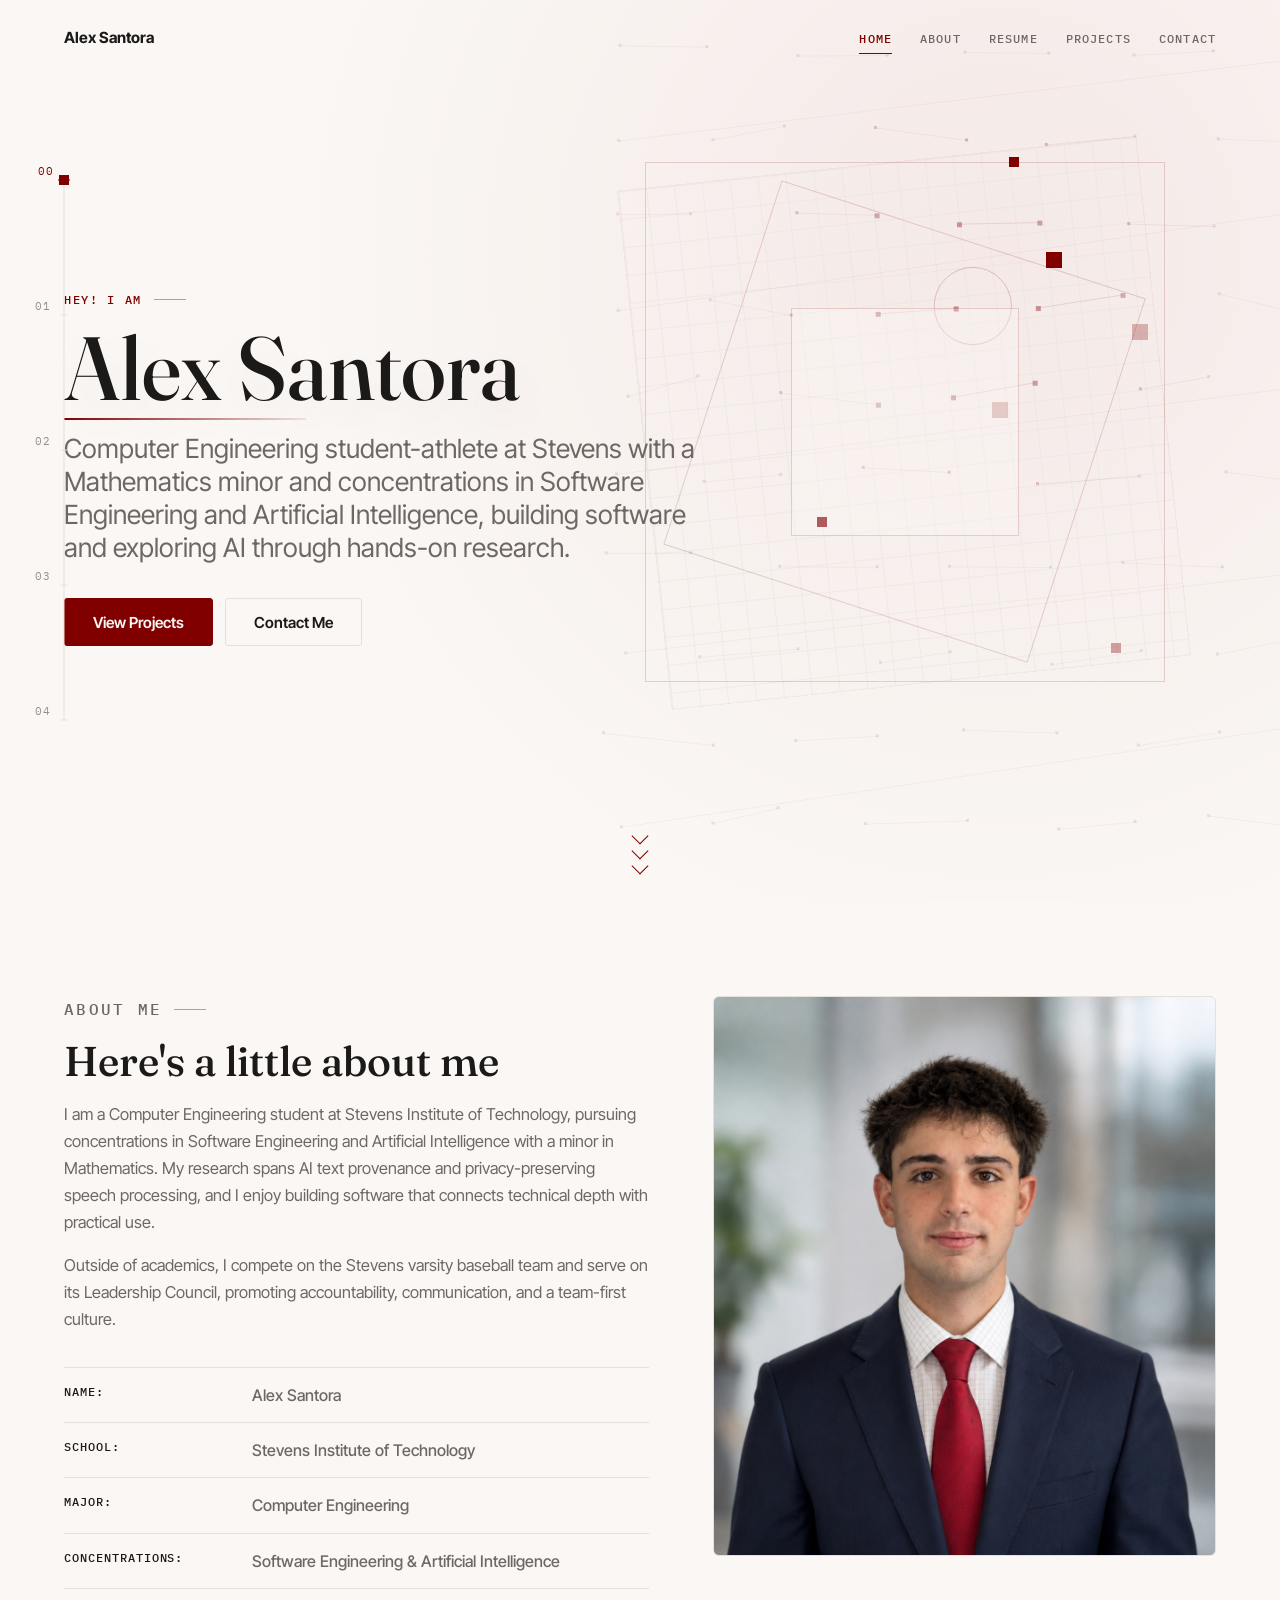
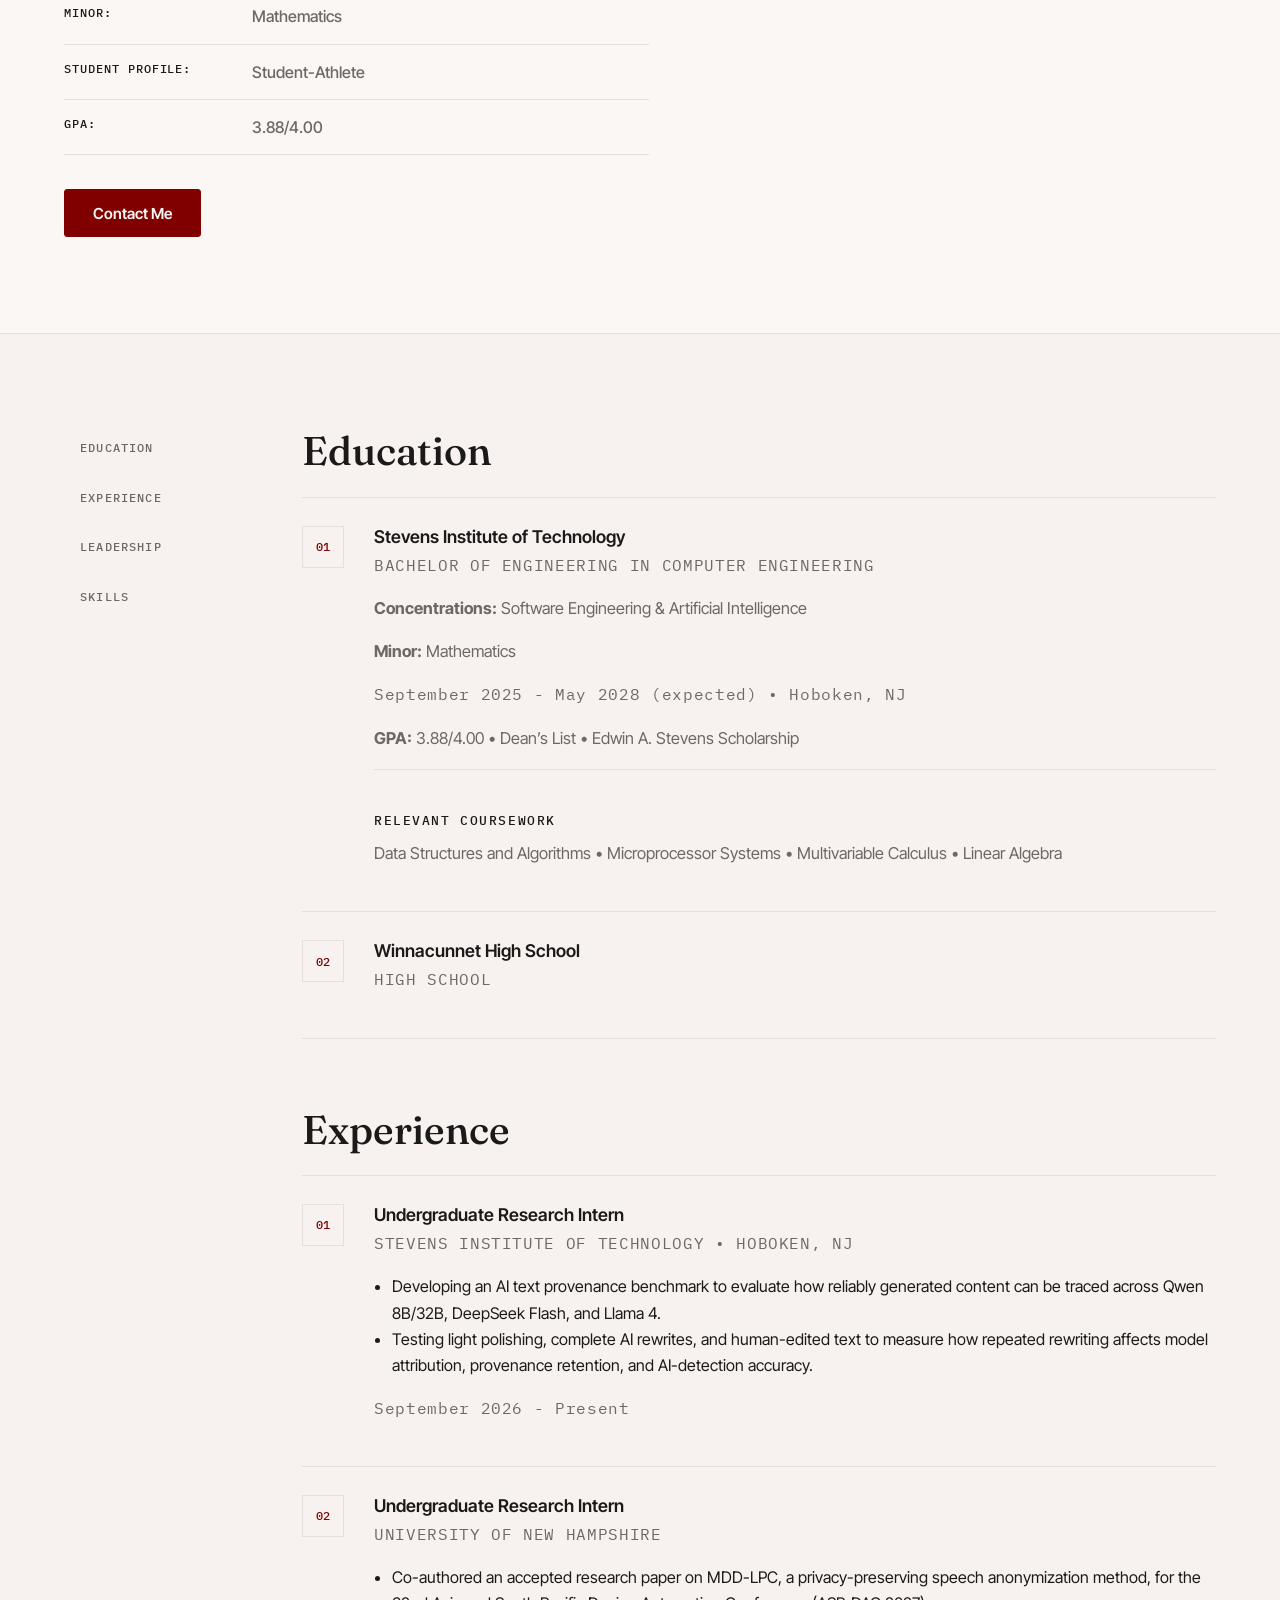
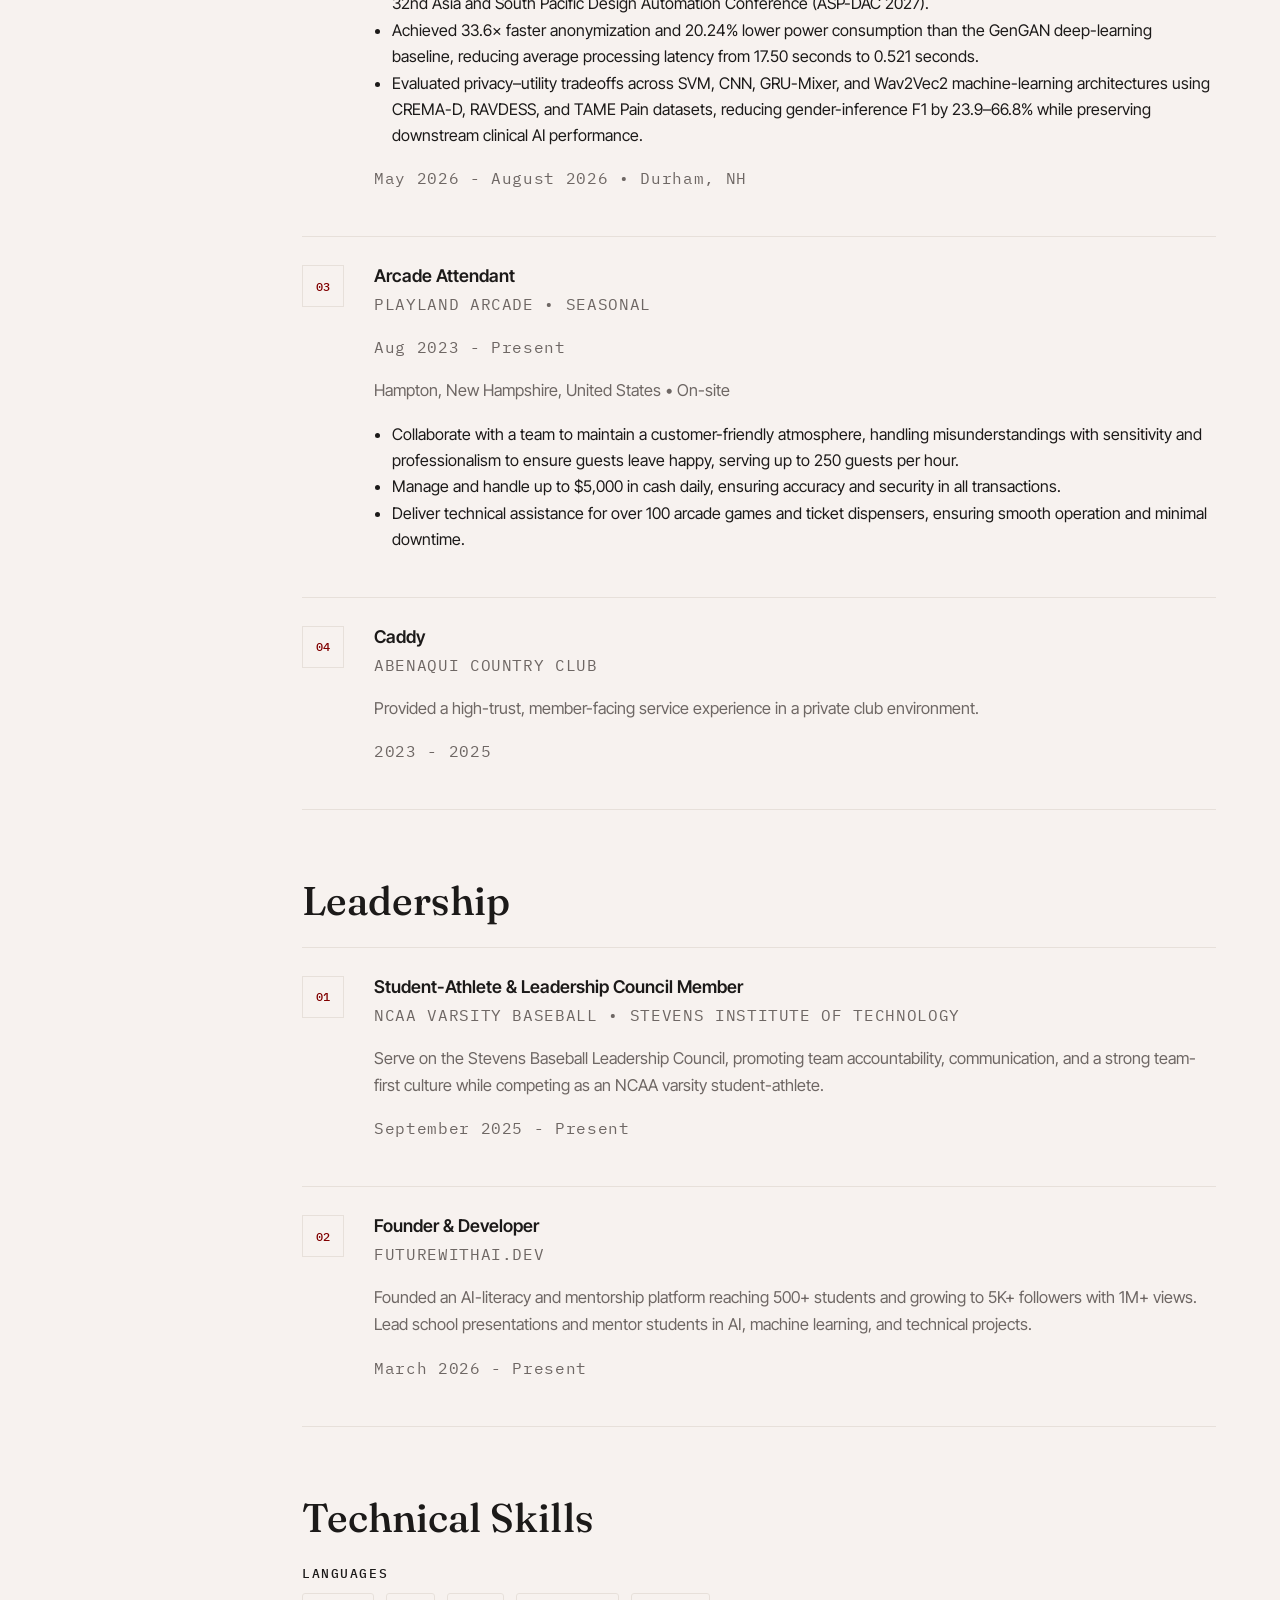
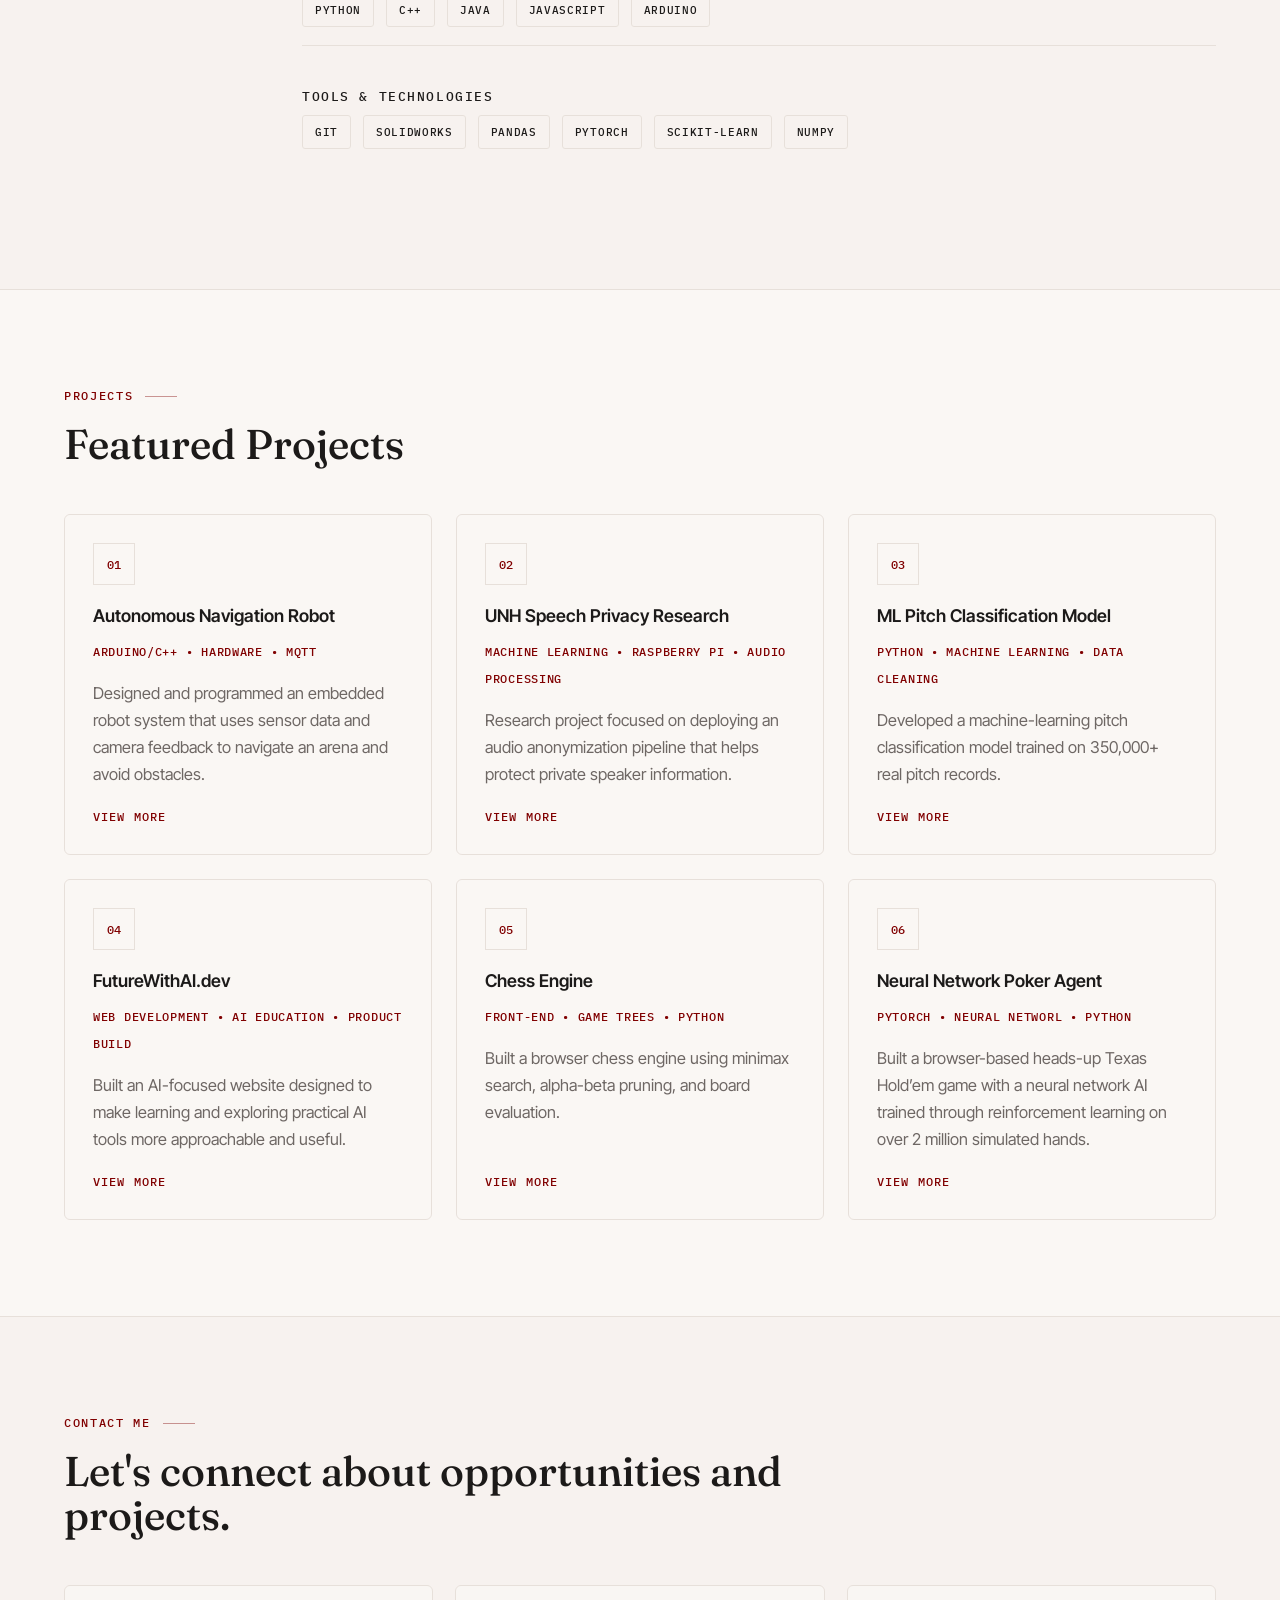
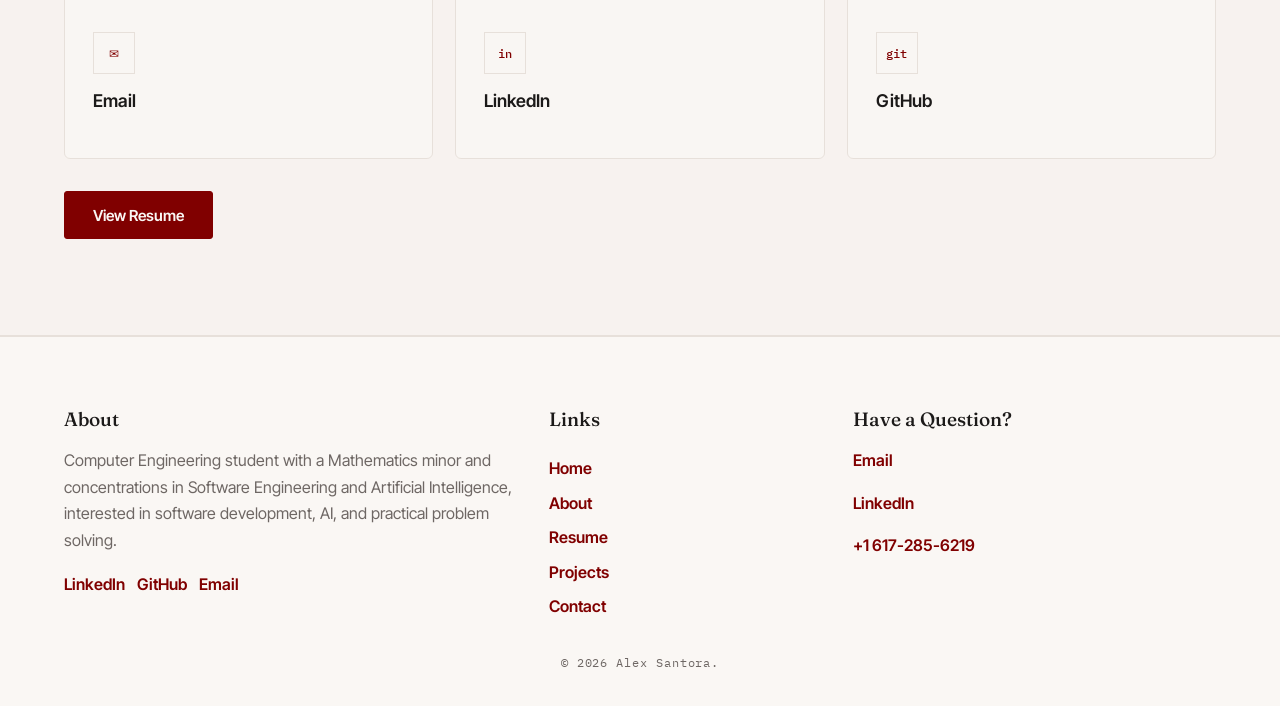
<file: index.html>
<!DOCTYPE html>
<html lang="en">
<head>
  <meta charset="UTF-8">
  <meta name="viewport" content="width=device-width, initial-scale=1.0">
  <title>Alex Santora | Student Portfolio</title>
  <link rel="preconnect" href="https://fonts.googleapis.com">
  <link rel="preconnect" href="https://fonts.gstatic.com" crossorigin>
  <link href="https://fonts.googleapis.com/css2?family=Poppins:wght@300;400;500;600;700;800;900&display=swap" rel="stylesheet">
  <link rel="stylesheet" href="style.css">
</head>
<body>
  <header class="site-header">
    <nav class="navbar container" aria-label="Primary navigation">
      <a class="brand" href="#home-section">Alex Santora</a>
      <button class="nav-toggle" type="button" aria-label="Open navigation menu" aria-expanded="false"><span></span><span></span><span></span></button>
      <ul class="nav-links">
        <li><a class="active" href="#home-section">Home</a></li>
        <li><a href="#about-section">About</a></li>
        <li><a href="#resume-section">Resume</a></li>
        <li><a href="#project-section">Projects</a></li>
        <li><a href="#contact-section">Contact</a></li>
      </ul>
    </nav>
  </header>

  <main>
    <section class="hero student-hero" id="home-section">
      <div class="hero-particles" aria-hidden="true"></div>
      <div class="container hero-grid">
        <div class="hero-copy reveal">
          <p class="eyebrow">Hey! I am</p>
          <h1>Alex Santora</h1>
      
          <p class="hero-text">
            Computer Engineering student-athlete at Stevens with a Mathematics minor and concentrations in
            Software Engineering and Artificial Intelligence, building software and exploring AI through hands-on research.
          </p>
          <div class="hero-actions">
            <a class="btn primary" href="#project-section">View Projects</a>
            
            <a class="btn ghost" href="#contact-section">Contact Me</a>
          </div>
        </div>
      </div>
      <a class="scroll-cue" href="#about-section" aria-label="Scroll to about section"><span></span><span></span><span></span></a>
    </section>

    <section class="section about-section" id="about-section">
      <div class="container about-layout">
        <div class="profile-photo reveal" data-profile-photo="images/me.jpeg">
          <span>Add Profile Photo</span>
        </div>
        <article class="about-copy reveal">
          <p class="eyebrow">About Me</p>
          <h2>Here's a little about me</h2>
          <p>I am a Computer Engineering student at Stevens Institute of Technology, pursuing concentrations in Software Engineering and Artificial Intelligence with a minor in Mathematics. My research spans AI text provenance and privacy-preserving speech processing, and I enjoy building software that connects technical depth with practical use.</p>
          <p>Outside of academics, I compete on the Stevens varsity baseball team and serve on its Leadership Council, promoting accountability, communication, and a team-first culture.</p>
          <ul class="about-info">
            <li><span>Name:</span><strong>Alex Santora</strong></li>
            <li><span>School:</span><strong>Stevens Institute of Technology</strong></li>
            <li><span>Major:</span><strong>Computer Engineering</strong></li>
            <li><span>Concentrations:</span><strong>Software Engineering &amp; Artificial Intelligence</strong></li>
            <li><span>Minor:</span><strong>Mathematics</strong></li>
            <li><span>Student Profile:</span><strong>Student-Athlete</strong></li>
            <li><span>GPA:</span><strong>3.88/4.00</strong></li>
          </ul>
          <a class="btn primary" href="#contact-section">Contact Me</a>
        </article>
      </div>
    </section>

    <section class="section resume-section" id="resume-section">
      <div class="container resume-shell">
        <aside class="resume-nav reveal" aria-label="Resume sections">
          <a href="#education">Education</a>
          <a href="#experience">Experience</a>
          <a href="#leadership">Leadership</a>
          <a href="#skills">Skills</a>
        </aside>

        <div class="resume-content">
          <div class="resume-page reveal" id="education">
            <h2 class="heading">Education</h2>
            <article class="resume-wrap">
              <div class="resume-icon">01</div>
              <div>
                <h3>Stevens Institute of Technology</h3>
                <p class="position">Bachelor of Engineering in Computer Engineering</p>
                <p><strong>Concentrations:</strong> Software Engineering &amp; Artificial Intelligence</p>
                <p><strong>Minor:</strong> Mathematics</p>
                <p class="date">September 2025 - May 2028 (expected) &bull; Hoboken, NJ</p>
                <p><strong>GPA:</strong> 3.88/4.00 &bull; Dean&rsquo;s List &bull; Edwin A. Stevens Scholarship</p>
                <div class="resume-subsection">
                  <h4>Relevant Coursework</h4>
                  <p>Data Structures and Algorithms &bull; Microprocessor Systems &bull; Multivariable Calculus &bull; Linear Algebra</p>
                </div>
              </div>
            </article>
            <article class="resume-wrap">
              <div class="resume-icon">02</div>
              <div>
                <h3>Winnacunnet High School</h3>
                <p class="position">High School</p>
                <p></p>
              </div>
            </article>
          </div>

          <div class="resume-page reveal" id="experience">
            <h2 class="heading">Experience</h2>
            <article class="resume-wrap">
              <div class="resume-icon">01</div>
              <div>
                <h3>Undergraduate Research Intern</h3>
                <p class="position">Stevens Institute of Technology &bull; Hoboken, NJ</p>
                <ul>
                  <li>Developing an AI text provenance benchmark to evaluate how reliably generated content can be traced across Qwen 8B/32B, DeepSeek Flash, and Llama 4.</li>
                  <li>Testing light polishing, complete AI rewrites, and human-edited text to measure how repeated rewriting affects model attribution, provenance retention, and AI-detection accuracy.</li>
                </ul>
                <p class="date">September 2026 - Present</p>
              </div>
            </article>
            <article class="resume-wrap">
              <div class="resume-icon">02</div>
              <div>
                <h3>Undergraduate Research Intern</h3>
                <p class="position">University of New Hampshire</p>
                <ul>
                  <li>Co-authored an accepted research paper on MDD-LPC, a privacy-preserving speech anonymization method, for the 32nd Asia and South Pacific Design Automation Conference (ASP-DAC 2027).</li>
                  <li>Achieved 33.6&times; faster anonymization and 20.24% lower power consumption than the GenGAN deep-learning baseline, reducing average processing latency from 17.50 seconds to 0.521 seconds.</li>
                  <li>Evaluated privacy&ndash;utility tradeoffs across SVM, CNN, GRU-Mixer, and Wav2Vec2 machine-learning architectures using CREMA-D, RAVDESS, and TAME Pain datasets, reducing gender-inference F1 by 23.9&ndash;66.8% while preserving downstream clinical AI performance.</li>
                </ul>
                <p class="date">May 2026 - August 2026 &bull; Durham, NH</p>
              </div>
            </article>
            <article class="resume-wrap">
              <div class="resume-icon">03</div>
              <div>
                <h3>Arcade Attendant</h3>
                <p class="position">Playland Arcade &bull; Seasonal</p>
                <p class="date">Aug 2023 - Present</p>
                <p>Hampton, New Hampshire, United States &bull; On-site</p>
                <ul>
                  <li>Collaborate with a team to maintain a customer-friendly atmosphere, handling misunderstandings with sensitivity and professionalism to ensure guests leave happy, serving up to 250 guests per hour.</li>
                  <li>Manage and handle up to $5,000 in cash daily, ensuring accuracy and security in all transactions.</li>
                  <li>Deliver technical assistance for over 100 arcade games and ticket dispensers, ensuring smooth operation and minimal downtime.</li>
                </ul>
              </div>
            </article>
            <article class="resume-wrap">
              <div class="resume-icon">04</div>
              <div>
                <h3>Caddy</h3>
                <p class="position">Abenaqui Country Club</p>
                <p>Provided a high-trust, member-facing service experience in a private club environment.</p>
                <p class="date">2023 - 2025</p>
              </div>
            </article>
          </div>

          <div class="resume-page reveal" id="leadership">
            <h2 class="heading">Leadership</h2>
            <article class="resume-wrap">
              <div class="resume-icon">01</div>
              <div>
                <h3>Student-Athlete &amp; Leadership Council Member</h3>
                <p class="position">NCAA Varsity Baseball &bull; Stevens Institute of Technology</p>
                <p>Serve on the Stevens Baseball Leadership Council, promoting team accountability, communication, and a strong team-first culture while competing as an NCAA varsity student-athlete.</p>
                <p class="date">September 2025 - Present</p>
              </div>
            </article>
            <article class="resume-wrap">
              <div class="resume-icon">02</div>
              <div>
                <h3>Founder &amp; Developer</h3>
                <p class="position">FutureWithAI.dev</p>
                <p>Founded an AI-literacy and mentorship platform reaching 500+ students and growing to 5K+ followers with 1M+ views. Lead school presentations and mentor students in AI, machine learning, and technical projects.</p>
                <p class="date">March 2026 - Present</p>
              </div>
            </article>
          </div>

          <div class="resume-page reveal" id="skills">
            <h2 class="heading">Technical Skills</h2>
            <h4>Languages</h4>
            <div class="skill-badges">
              <span>Python</span><span>C++</span><span>Java</span><span>JavaScript</span><span>Arduino</span>
            </div>
            <div class="resume-subsection">
              <h4>Tools &amp; Technologies</h4>
              <div class="skill-badges">
                <span>Git</span><span>SolidWorks</span><span>pandas</span><span>PyTorch</span><span>scikit-learn</span><span>NumPy</span>
              </div>
            </div>
          </div>
        </div>
      </div>
    </section>

    <section class="section projects-section" id="project-section">
      <div class="container">
        <div class="section-heading reveal">
          <p class="eyebrow">Projects</p>
          <h2>Featured Projects</h2>
        </div>
        <div class="project-grid">
          <article class="project-card reveal"><a href="project-one.html"><span class="project-icon">01</span><h3>Autonomous Navigation Robot</h3><p><strong>Arduino/C++ &bull; Hardware &bull; MQTT</strong></p><p>Designed and programmed an embedded robot system that uses sensor data and camera feedback to navigate an arena and avoid obstacles.</p><span class="more-link">View More</span></a></article>
          <article class="project-card reveal"><a href="project-two.html"><span class="project-icon">02</span><h3>UNH Speech Privacy Research</h3><p><strong>Machine Learning &bull; Raspberry Pi &bull; Audio Processing</strong></p><p>Research project focused on deploying an audio anonymization pipeline that helps protect private speaker information.</p><span class="more-link">View More</span></a></article>
          <article class="project-card reveal"><a href="https://github.com/Alex-Santora/Baseball-Pitch-Classification-Model" target="_blank" rel="noopener"><span class="project-icon">03</span><h3>ML Pitch Classification Model</h3><p><strong>Python &bull; Machine Learning &bull; Data Cleaning</strong></p><p>Developed a machine-learning pitch classification model trained on 350,000+ real pitch records.</p><span class="more-link">View More</span></a></article>
          <article class="project-card reveal"><a href="https://futurewithai.dev" target="_blank" rel="noopener"><span class="project-icon">04</span><h3>FutureWithAI.dev</h3><p><strong>Web Development &bull; AI Education &bull; Product Build</strong></p><p>Built an AI-focused website designed to make learning and exploring practical AI tools more approachable and useful.</p><span class="more-link">View More</span></a></article>
          <article class="project-card reveal"><a href="https://alex-santora.github.io/Chess-Engine/" target="_blank" rel="noopener"><span class="project-icon">05</span><h3>Chess Engine</h3><p><strong>Front-End &bull; Game Trees &bull; Python</strong></p><p>Built a browser chess engine using minimax search, alpha-beta pruning, and board evaluation.</p><span class="more-link">View More</span></a></article>
          <article class="project-card reveal"><a href="https://alex-santora.github.io/Neural-Network-GTO/" target="_blank" rel="noopener"><span class="project-icon">06</span><h3>Neural Network Poker Agent</h3><p><strong>PyTorch &bull; Neural Networl &bull; Python</strong></p><p>Built a browser-based heads-up Texas Hold’em game with a neural network AI trained through reinforcement learning on over 2 million simulated hands.</p><span class="more-link">View More</span></a></article>
        </div>
      </div>
    </section>

    <section class="section contact-section" id="contact-section">
      <div class="container">
        <div class="section-heading reveal">
          <p class="eyebrow">Contact Me</p>
          <h2>Let's connect about opportunities and projects.</h2>
        </div>
        <div class="contact-info">
          <article class="contact-card reveal"><a class="contact-card-link" href="mailto:asantora1@stevens.edu"><span class="contact-icon">&#9993;</span><h3>Email</h3></a></article>
          <article class="contact-card reveal"><a class="contact-card-link" href="https://www.linkedin.com/in/alex-santora" target="_blank" rel="noopener"><span class="contact-icon">in</span><h3>LinkedIn</h3></a></article>
          <article class="contact-card reveal"><a class="contact-card-link" href="https://github.com/Alex-Santora" target="_blank" rel="noopener"><span class="contact-icon">git</span><h3>GitHub</h3></a></article>

        </div>
        <div class="contact-actions reveal">
          <a class="btn primary" href="media/Alex.Santora.Resume.pdf" target="_blank" rel="noopener">View Resume</a>
        </div>
    
      </div>
    </section>
  </main>

  <footer class="site-footer">
    <div class="container footer-columns">
      <section>
        <h2>About</h2>
        <p>Computer Engineering student with a Mathematics minor and concentrations in Software Engineering and Artificial Intelligence, interested in software development, AI, and practical problem solving.</p>
        <div class="footer-links">
          <a href="https://www.linkedin.com/in/alex-santora" target="_blank" rel="noopener">LinkedIn</a>
          <a href="https://github.com/Alex-Santora" target="_blank" rel="noopener">GitHub</a>
          <a href="mailto:asantora1@stevens.edu">Email</a>
        </div>
      </section>
      <section>
        <h2>Links</h2>
        <a href="#home-section">Home</a>
        <a href="#about-section">About</a>
        <a href="#resume-section">Resume</a>
        <a href="#project-section">Projects</a>
        <a href="#contact-section">Contact</a>
      </section>
      <section>
        <h2>Have a Question?</h2>
        <p><a href="mailto:asantora1@stevens.edu">Email</a></p>
        <p><a href="https://www.linkedin.com/in/alex-santora" target="_blank" rel="noopener">LinkedIn</a></p>
        <p><a>+1 617-285-6219</a></p>
      </section>
    </div>
    <p class="copyright">&copy; 2026 Alex Santora.</p>
  </footer>

  <script src="script.js"></script>
</body>
</html>
</file>
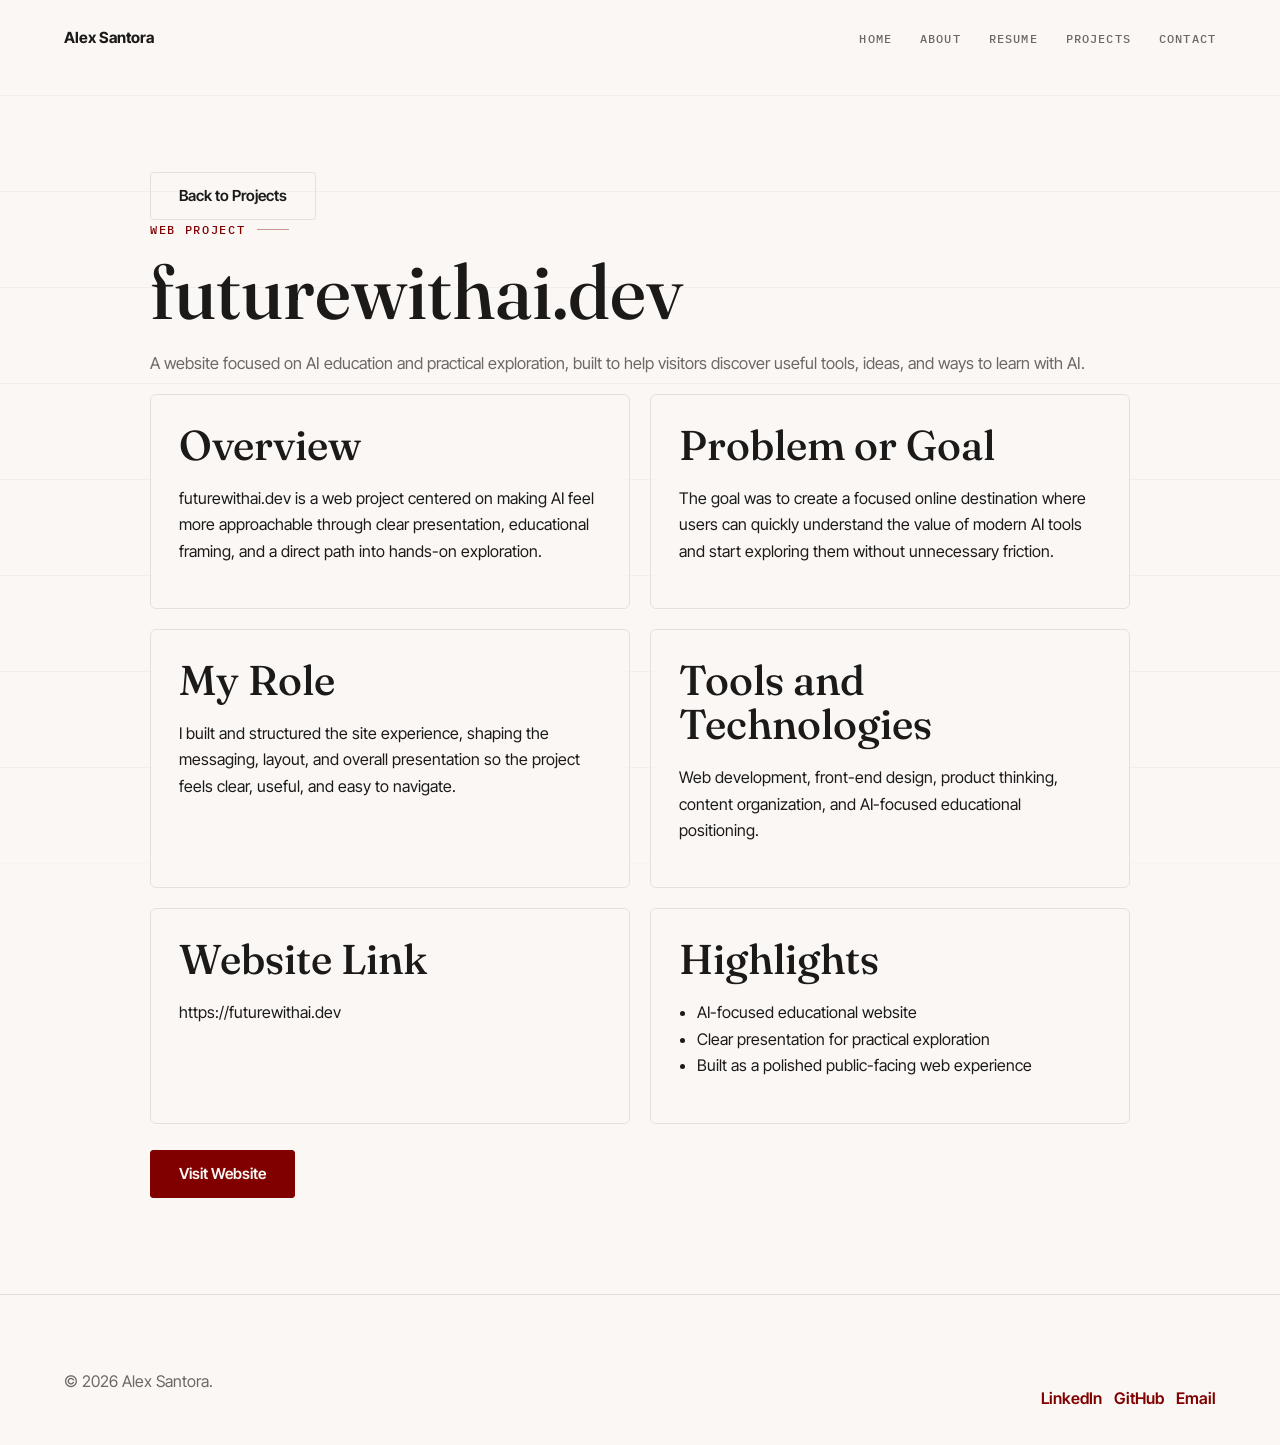
<file: project-four.html>
<!DOCTYPE html>
<html lang="en">
<head>
  <meta charset="UTF-8">
  <meta name="viewport" content="width=device-width, initial-scale=1.0">
  <title>futurewithai.dev | Alex Santora</title>
  <link rel="stylesheet" href="style.css">
</head>
<body>
  <header class="site-header">
    <nav class="navbar container" aria-label="Primary navigation">
      <a class="brand" href="index.html#home-section">Alex Santora</a>
      <button class="nav-toggle" type="button" aria-label="Open navigation menu" aria-expanded="false"><span></span><span></span><span></span></button>
      <ul class="nav-links">
        <li><a href="index.html#home-section">Home</a></li>
        <li><a href="index.html#about-section">About</a></li>
        <li><a href="index.html#resume-section">Resume</a></li>
        <li><a href="index.html#project-section">Projects</a></li>
        <li><a href="index.html#contact-section">Contact</a></li>
      </ul>
    </nav>
  </header>

  <main class="page-main">
    <section class="project-detail section">
      <div class="container detail-layout reveal">
        <a class="back-link" href="index.html#project-section">Back to Projects</a>
        <p class="eyebrow">Web Project</p>
        <h1>futurewithai.dev</h1>
        <p class="lead">A website focused on AI education and practical exploration, built to help visitors discover useful tools, ideas, and ways to learn with AI.</p>

        <div class="detail-grid">
          <article>
            <h2>Overview</h2>
            <p>futurewithai.dev is a web project centered on making AI feel more approachable through clear presentation, educational framing, and a direct path into hands-on exploration.</p>
          </article>
          <article>
            <h2>Problem or Goal</h2>
            <p>The goal was to create a focused online destination where users can quickly understand the value of modern AI tools and start exploring them without unnecessary friction.</p>
          </article>
          <article>
            <h2>My Role</h2>
            <p>I built and structured the site experience, shaping the messaging, layout, and overall presentation so the project feels clear, useful, and easy to navigate.</p>
          </article>
          <article>
            <h2>Tools and Technologies</h2>
            <p>Web development, front-end design, product thinking, content organization, and AI-focused educational positioning.</p>
          </article>
          <article>
            <h2>Website Link</h2>
            <p><a href="https://futurewithai.dev" target="_blank" rel="noopener">https://futurewithai.dev</a></p>
          </article>
          <article>
            <h2>Highlights</h2>
            <ul>
              <li>AI-focused educational website</li>
              <li>Clear presentation for practical exploration</li>
              <li>Built as a polished public-facing web experience</li>
            </ul>
          </article>
        </div>

        <div class="detail-actions">
          <a class="btn primary" href="https://futurewithai.dev" target="_blank" rel="noopener">Visit Website</a>
        </div>
      </div>
    </section>
  </main>

  <footer class="site-footer">
    <div class="container footer-content">
      <p>&copy; 2026 Alex Santora.</p>
      <div class="footer-links"><a href="https://www.linkedin.com/in/alex-santora" target="_blank" rel="noopener">LinkedIn</a><a href="https://github.com/Alex-Santora" target="_blank" rel="noopener">GitHub</a><a href="mailto:asantora1@stevens.edu">Email</a></div>
    </div>
  </footer>
  <script src="script.js"></script>
</body>
</html>
</file>
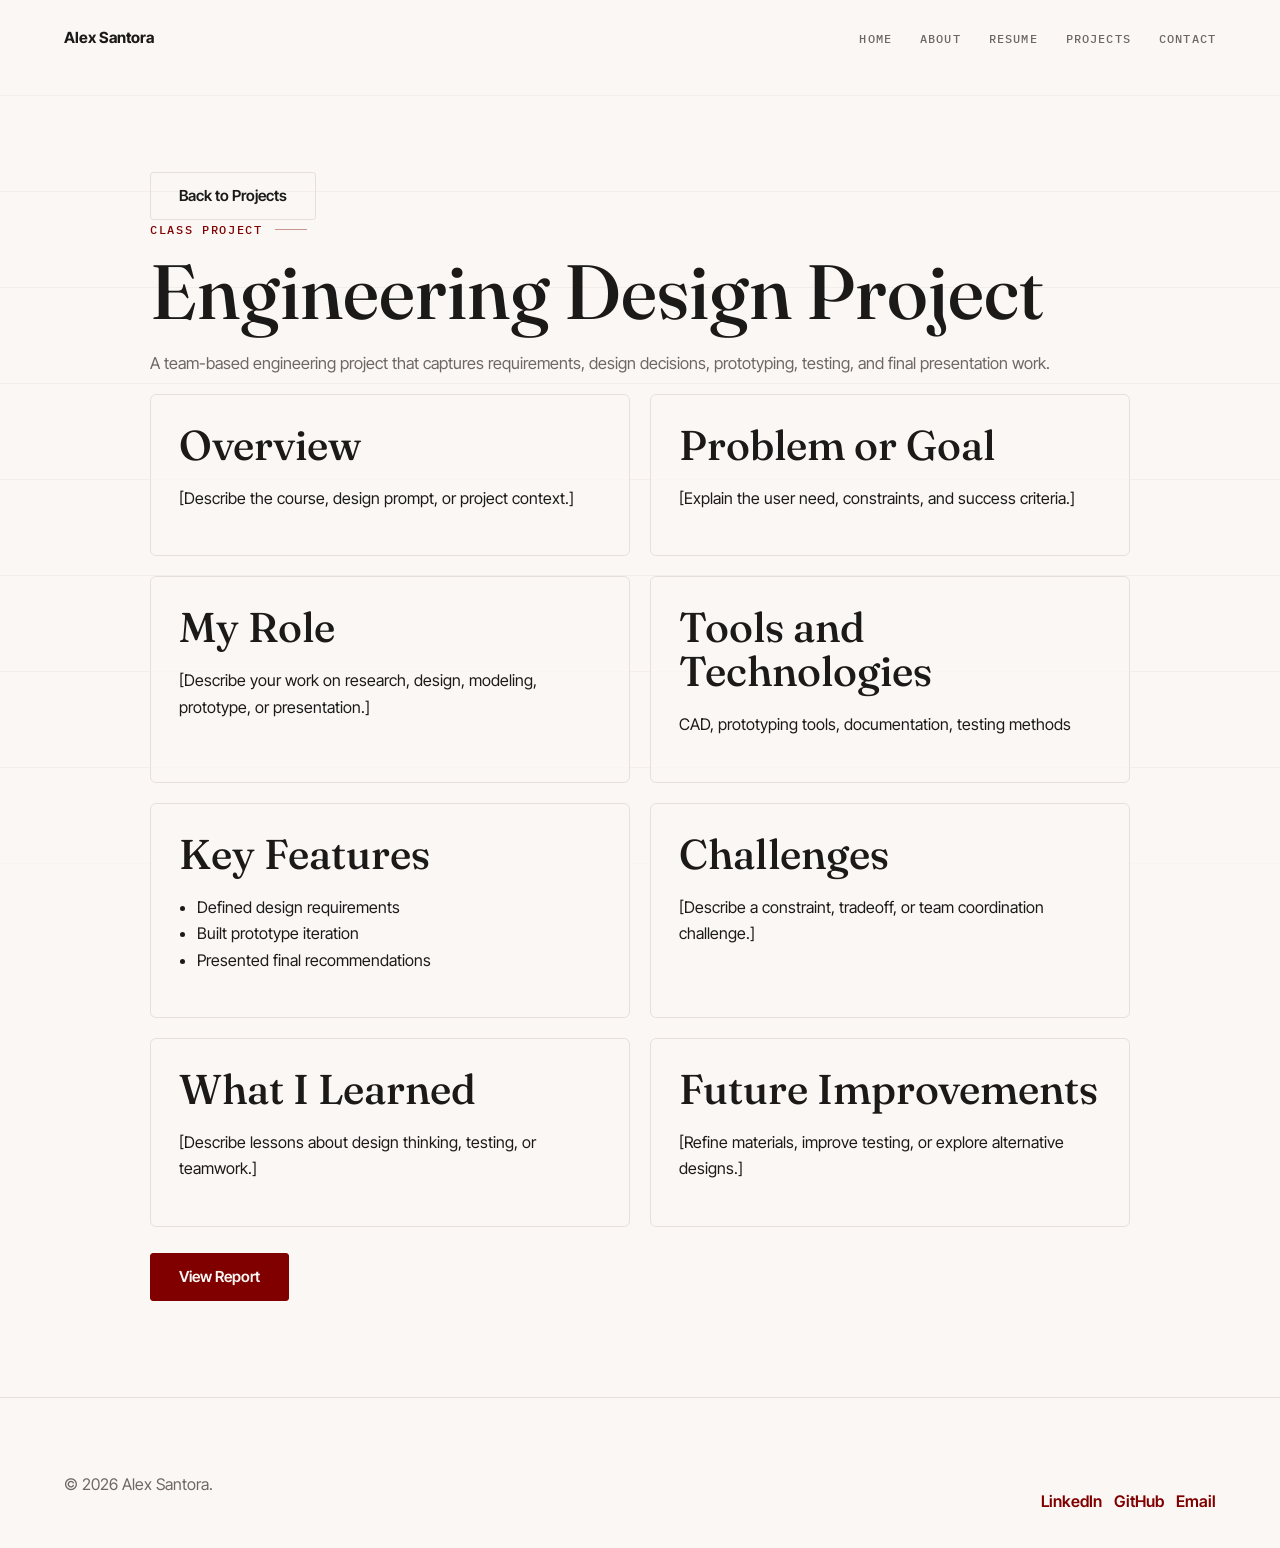
<file: project-six.html>
<!DOCTYPE html>
<html lang="en">
<head><meta charset="UTF-8"><meta name="viewport" content="width=device-width, initial-scale=1.0"><title>Engineering Design Project | Alex Santora</title><link rel="stylesheet" href="style.css"></head>
<body>
  <header class="site-header">
  <nav class="navbar container" aria-label="Primary navigation">
    <a class="brand" href="index.html#home-section">Alex Santora</a>
    <button class="nav-toggle" type="button" aria-label="Open navigation menu" aria-expanded="false"><span></span><span></span><span></span></button>
    <ul class="nav-links">
      <li><a href="index.html#home-section">Home</a></li>
      <li><a href="index.html#about-section">About</a></li>
      <li><a href="index.html#resume-section">Resume</a></li>
      <li><a href="index.html#project-section">Projects</a></li>
      <li><a href="index.html#contact-section">Contact</a></li>
    </ul>
  </nav>
</header>
  <main class="page-main"><section class="project-detail section"><div class="container detail-layout reveal"><a class="back-link" href="index.html#project-section">Back to Projects</a><p class="eyebrow">Class Project</p><h1>Engineering Design Project</h1><p class="lead">A team-based engineering project that captures requirements, design decisions, prototyping, testing, and final presentation work.</p><div class="detail-grid"><article><h2>Overview</h2><p>[Describe the course, design prompt, or project context.]</p></article><article><h2>Problem or Goal</h2><p>[Explain the user need, constraints, and success criteria.]</p></article><article><h2>My Role</h2><p>[Describe your work on research, design, modeling, prototype, or presentation.]</p></article><article><h2>Tools and Technologies</h2><p>CAD, prototyping tools, documentation, testing methods</p></article><article><h2>Key Features</h2><ul><li>Defined design requirements</li><li>Built prototype iteration</li><li>Presented final recommendations</li></ul></article><article><h2>Challenges</h2><p>[Describe a constraint, tradeoff, or team coordination challenge.]</p></article><article><h2>What I Learned</h2><p>[Describe lessons about design thinking, testing, or teamwork.]</p></article><article><h2>Future Improvements</h2><p>[Refine materials, improve testing, or explore alternative designs.]</p></article></div><div class="detail-actions"><a class="btn primary" href="media/ENGR Final Project Report (1).pdf" target="_blank" rel="noopener">View Report</a></div></div></section></main>
  <footer class="site-footer"><div class="container footer-content"><p>&copy; 2026 Alex Santora.</p><div class="footer-links"><a href="https://www.linkedin.com/in/alex-santora" target="_blank" rel="noopener">LinkedIn</a><a href="https://github.com/Alex-Santora" target="_blank" rel="noopener">GitHub</a><a href="mailto:asantora1@stevens.edu">Email</a></div></div></footer><script src="script.js"></script>
</body>
</html>
</file>
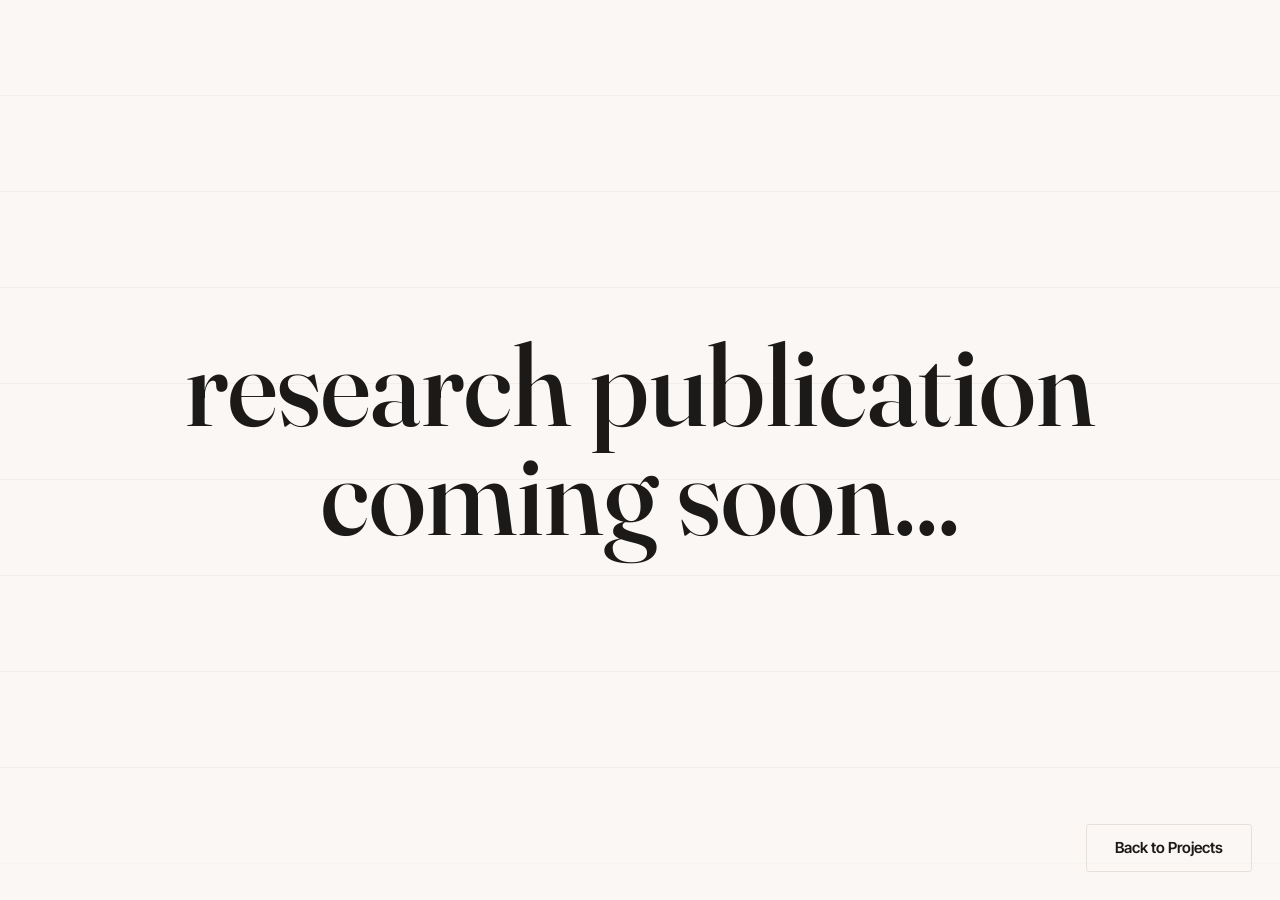
<file: project-two.html>
<!DOCTYPE html>
<html lang="en">
<head>
  <meta charset="UTF-8">
  <meta name="viewport" content="width=device-width, initial-scale=1.0">
  <title>UNH Speech Privacy Research | Alex Santora</title>
  <link rel="stylesheet" href="style.css">
</head>
<body class="coming-soon-page">
  <main class="coming-soon-main">
    <h1>research publication coming soon...</h1>
    <a class="back-link coming-soon-back" href="index.html#project-section">Back to Projects</a>
  </main>
</body>
</html>
</file>
<file: style.css>
@import url("https://fonts.googleapis.com/css2?family=Fraunces:opsz,wght@9..144,400;9..144,500;9..144,600&family=IBM+Plex+Mono:wght@400;500&family=Inter+Tight:wght@400;500;600;700&display=swap");

:root {
  --vellum: #faf7f4;
  --mist: #f2ece8;
  --ink: #1c1a19;
  --graphite: #6e6764;
  --rule: #e7e0da;
  --maroon: #800000;
  --maroon-dark: #5c0a0a;
  --surface: #fffdfb;
  --shadow: 0 18px 50px rgba(68, 45, 36, 0.08);
  --radius: 4px;
  --font-display: "Fraunces", "Iowan Old Style", Georgia, "Times New Roman", serif;
  --font-sans: "Inter Tight", system-ui, -apple-system, BlinkMacSystemFont, "Segoe UI", sans-serif;
  --font-mono: "IBM Plex Mono", ui-monospace, SFMono-Regular, Menlo, Consolas, monospace;
}

* {
  box-sizing: border-box;
}

html {
  scroll-behavior: smooth;
}

body {
  margin: 0;
  color: var(--ink);
  background: var(--vellum);
  font-family: var(--font-sans);
  line-height: 1.65;
  text-rendering: optimizeLegibility;
  -webkit-font-smoothing: antialiased;
  overflow-x: hidden;
}

body::before {
  position: fixed;
  inset: 0;
  z-index: -1;
  pointer-events: none;
  background-image: repeating-linear-gradient(to bottom, transparent 0 95px, var(--rule) 95px 96px);
  opacity: 0.38;
  mask-image: linear-gradient(transparent, #000 12% 88%, transparent);
  content: "";
}

a {
  color: inherit;
  text-decoration: none;
}

::selection {
  color: var(--maroon);
  background: rgba(128, 0, 0, 0.12);
}

:focus-visible {
  outline: 2px solid var(--maroon);
  outline-offset: 3px;
}

img,
video,
iframe {
  display: block;
  max-width: 100%;
}

ul {
  padding-left: 1.1rem;
}

.container {
  width: min(1152px, calc(100% - 48px));
  margin: 0 auto;
}

.narrow {
  max-width: 820px;
}

.section {
  padding: 96px 0;
  scroll-margin-top: 112px;
}

.compact-section {
  padding: 56px 0;
}

.site-header {
  position: fixed;
  top: 0;
  right: 0;
  left: 0;
  z-index: 50;
  background: transparent;
  transition: background 220ms ease, border-color 220ms ease, backdrop-filter 220ms ease;
}

.site-header.scrolled {
  border-bottom: 1px solid var(--rule);
  background: rgba(250, 247, 244, 0.86);
  backdrop-filter: blur(14px);
}

.navbar {
  display: flex;
  align-items: center;
  justify-content: space-between;
  min-height: 76px;
}

.brand {
  color: var(--ink);
  font-size: 0.96rem;
  font-weight: 700;
  letter-spacing: 0;
  transition: color 180ms ease;
}

.brand:hover {
  color: var(--maroon);
}

.nav-links {
  display: flex;
  align-items: center;
  gap: 28px;
  margin: 0;
  padding: 0;
  list-style: none;
}

.nav-links a {
  position: relative;
  display: inline-flex;
  align-items: center;
  min-height: 42px;
  color: var(--graphite);
  font-family: var(--font-mono);
  font-size: 0.72rem;
  font-weight: 500;
  letter-spacing: 0.1em;
  text-transform: uppercase;
  transition: color 180ms ease;
}

.nav-links a::after {
  position: absolute;
  right: 0;
  bottom: 5px;
  left: 0;
  height: 1px;
  background: var(--maroon);
  content: "";
  transform: scaleX(0);
  transform-origin: left;
  transition: transform 180ms ease;
}

.nav-links a:hover,
.nav-links a.active {
  color: var(--maroon);
}

.nav-links a:hover::after,
.nav-links a.active::after {
  transform: scaleX(1);
}

.nav-toggle {
  display: none;
  width: 42px;
  height: 42px;
  border: 0;
  color: var(--ink);
  background: transparent;
  cursor: pointer;
}

.nav-toggle span {
  display: block;
  width: 20px;
  height: 2px;
  margin: 4px auto;
  background: currentColor;
  transition: opacity 180ms ease, transform 180ms ease;
}

.section-rail {
  position: fixed;
  top: 20vh;
  left: 32px;
  z-index: 40;
  display: block;
  width: 64px;
  height: 60vh;
  pointer-events: none;
}

.section-rail::before,
.section-rail-progress {
  position: absolute;
  top: 0;
  left: 50%;
  width: 1px;
  transform: translateX(-50%);
  content: "";
}

.section-rail::before {
  bottom: 0;
  background: var(--rule);
}

.section-rail-progress {
  height: calc(var(--scroll-progress, 0) * 100%);
  background: rgba(128, 0, 0, 0.5);
}

.section-rail-marker {
  position: absolute;
  left: 50%;
  display: flex;
  align-items: center;
  transform: translateX(-50%);
}

.section-rail-marker span:first-child {
  position: absolute;
  right: 16px;
  color: rgba(110, 103, 100, 0.72);
  font-family: var(--font-mono);
  font-size: 0.68rem;
  letter-spacing: 0.1em;
  transform: translateY(-50%);
}

.section-rail-marker span:last-child {
  width: 6px;
  height: 1px;
  background: var(--rule);
  transform: translateY(-50%);
  transition: width 180ms ease, background 180ms ease;
}

.section-rail-marker.active span:first-child {
  color: var(--maroon);
}

.section-rail-marker.active span:last-child {
  width: 12px;
  background: var(--maroon);
}

.section-rail-thumb {
  position: absolute;
  left: 50%;
  width: 10px;
  height: 10px;
  background: var(--maroon);
  transform: translate(-50%, -50%);
}

.hero {
  position: relative;
  display: flex;
  align-items: center;
  min-height: 100vh;
  overflow: hidden;
  padding: 120px 0 84px;
}

.student-hero {
  color: var(--ink);
  background: radial-gradient(circle at 78% 28%, #f4e9e7 0%, var(--vellum) 58%);
}

.hero-particles {
  position: absolute;
  inset: 0;
  pointer-events: none;
  overflow: hidden;
}

.hero-particles::before {
  position: absolute;
  top: 18%;
  right: 9%;
  width: min(42vw, 520px);
  aspect-ratio: 1;
  border: 1px solid rgba(128, 0, 0, 0.1);
  background:
    linear-gradient(var(--rule) 1px, transparent 1px),
    linear-gradient(90deg, var(--rule) 1px, transparent 1px);
  background-size: 28px 28px;
  opacity: 0.46;
  transform: rotate(-6deg) translate3d(0, var(--hero-drift, 0), 0);
  content: "";
}

.hero-field {
  position: absolute;
  inset: 0;
  width: 100%;
  height: 100%;
  opacity: 0.9;
}

.hero-orbit {
  position: absolute;
  top: 18%;
  right: 9%;
  width: min(42vw, 520px);
  aspect-ratio: 1;
  border: 1px solid rgba(128, 0, 0, 0.16);
  transform: translate3d(calc(var(--hero-pointer-x, 0) * 18px), calc(var(--hero-pointer-y, 0) * 18px), 0) rotate(calc(var(--hero-pointer-x, 0) * 2deg));
  transition: transform 160ms ease-out;
}

.hero-orbit::before,
.hero-orbit::after {
  position: absolute;
  border: 1px solid rgba(128, 0, 0, 0.16);
  content: "";
}

.hero-orbit::before {
  inset: 13%;
  transform: rotate(18deg);
}

.hero-orbit::after {
  inset: 28%;
  background: rgba(250, 247, 244, 0.32);
}

.hero-node {
  position: absolute;
  width: 10px;
  height: 10px;
  background: var(--maroon);
  transform: translate(-50%, -50%);
  transition: transform 160ms ease-out;
}

.hero-node:nth-child(3) {
  top: 18%;
  right: 20%;
}

.hero-node:nth-child(4) {
  top: 58%;
  right: 35%;
  opacity: 0.62;
}

.hero-node:nth-child(5) {
  top: 72%;
  right: 12%;
  opacity: 0.34;
}

.hero:hover .hero-node {
  transform: translate(-50%, -50%) scale(1.35);
}

.hero-copy {
  transition: transform 160ms ease-out;
}

.hero-particles::after {
  position: absolute;
  top: 28%;
  right: 17%;
  width: 16px;
  height: 16px;
  background: var(--maroon);
  box-shadow: 86px 72px 0 rgba(128, 0, 0, 0.26), -54px 150px 0 rgba(128, 0, 0, 0.16);
  content: "";
}

.hero-grid {
  position: relative;
  z-index: 1;
  display: block;
}

.hero-copy {
  max-width: 740px;
  text-align: left;
  transform: translate3d(0, var(--hero-copy-drift, 0), 0);
}

.hero-copy.reveal.visible {
  transform: translate3d(0, var(--hero-copy-drift, 0), 0);
}

.hero-copy h1 {
  position: relative;
  width: fit-content;
  text-shadow: 0 18px 46px rgba(68, 45, 36, 0.08);
}

.hero-copy h1::after {
  position: absolute;
  right: 0;
  bottom: -10px;
  left: 0;
  height: 2px;
  background: linear-gradient(90deg, var(--maroon), rgba(128, 0, 0, 0.08));
  content: "";
  transform: scaleX(calc(0.28 + (var(--hero-pointer-x, 0) + 0.5) * 0.5));
  transform-origin: left;
  transition: transform 160ms ease-out;
}

h1,
h2,
h3,
h4,
p {
  margin-top: 0;
}

h1,
h2 {
  font-family: var(--font-display);
  font-weight: 500;
  letter-spacing: 0;
}

h1 {
  margin-bottom: 22px;
  font-size: clamp(3.2rem, 7vw, 5.6rem);
  line-height: 0.95;
}

h2 {
  margin-bottom: 18px;
  font-size: clamp(1.9rem, 3.5vw, 2.6rem);
  line-height: 1.06;
}

h3 {
  margin-bottom: 10px;
  font-size: 1.1rem;
  font-weight: 600;
  line-height: 1.25;
}

h4 {
  margin: 22px 0 8px;
  font-size: 0.82rem;
  font-family: var(--font-mono);
  font-weight: 500;
  letter-spacing: 0.12em;
  text-transform: uppercase;
}

.eyebrow,
.category {
  display: flex;
  align-items: center;
  gap: 12px;
  margin: 0 0 16px;
  color: var(--maroon);
  font-family: var(--font-mono);
  font-size: 0.74rem;
  font-weight: 500;
  letter-spacing: 0.14em;
  text-transform: uppercase;
}

.eyebrow::after,
.category::after {
  width: 32px;
  height: 1px;
  background: rgba(128, 0, 0, 0.4);
  content: "";
}

.student-hero .eyebrow {
  font-size: 0.75rem;
  text-transform: uppercase;
}

.subtitle {
  margin-bottom: 20px;
  color: var(--ink);
  font-family: var(--font-display);
  font-size: clamp(1.25rem, 2.4vw, 1.875rem);
  line-height: 1.16;
}

.hero-text,
.page-hero p,
.lead,
.about-copy p,
.resume-wrap p,
.project-card p,
.contact-card p {
  color: var(--graphite);
  font-size: 1.02rem;
}

.student-hero .hero-text {
  max-width: 670px;
  color: var(--graphite);
  font-size: clamp(1.15rem, 2.2vw, 1.65rem);
  line-height: 1.25;
}

.hero-actions,
.tag-row,
.detail-actions,
.footer-links,
.mini-list,
.skill-badges {
  display: flex;
  flex-wrap: wrap;
  gap: 12px;
}

.hero-actions {
  margin-top: 34px;
}

.btn,
.back-link {
  position: relative;
  display: inline-flex;
  align-items: center;
  justify-content: center;
  min-height: 48px;
  padding: 0 28px;
  border: 1px solid var(--rule);
  border-radius: 3px;
  font-size: 0.95rem;
  font-weight: 600;
  overflow: hidden;
  transition: transform 180ms ease, background 180ms ease, border-color 180ms ease, color 180ms ease;
}

.hero .btn {
  transform: translate3d(calc(var(--button-x, 0) * 1px), calc(var(--button-y, 0) * 1px), 0);
}

.hero .btn::after {
  position: absolute;
  inset: -1px;
  pointer-events: none;
  background: radial-gradient(circle at var(--button-light-x, 50%) var(--button-light-y, 50%), rgba(255, 255, 255, 0.34), transparent 38%);
  content: "";
  opacity: 0;
  transition: opacity 180ms ease;
}

.hero .btn:hover::after {
  opacity: 1;
}

.btn:hover,
.back-link:hover,
.experience-card:hover,
.info-card:hover,
.contact-card:hover {
  transform: translateY(-2px);
}

.hero .btn:hover {
  transform: translate3d(calc(var(--button-x, 0) * 1px), calc((var(--button-y, 0) - 2) * 1px), 0);
}

.btn.primary {
  color: var(--vellum);
  background: var(--maroon);
  border-color: var(--maroon);
}

.btn.primary:hover {
  background: var(--maroon-dark);
}

.btn.secondary,
.btn.ghost,
.btn.small,
.back-link {
  color: var(--ink);
  background: transparent;
}

.btn.ghost:hover,
.back-link:hover {
  color: var(--maroon);
  border-color: rgba(128, 0, 0, 0.4);
}

.btn.small {
  width: fit-content;
  min-height: 40px;
  margin-top: auto;
}

.scroll-cue {
  position: absolute;
  bottom: 28px;
  left: 50%;
  z-index: 1;
  display: grid;
  gap: 3px;
  transform: translateX(-50%);
}

.scroll-cue span {
  display: block;
  width: 12px;
  height: 12px;
  border-right: 1px solid var(--maroon);
  border-bottom: 1px solid var(--maroon);
  transform: rotate(45deg);
  animation: scrollCue 1.5s infinite;
}

.scroll-cue span:nth-child(2) {
  animation-delay: 120ms;
}

.scroll-cue span:nth-child(3) {
  animation-delay: 240ms;
}

@keyframes scrollCue {
  0% { opacity: 0; transform: translateY(-8px) rotate(45deg); }
  50% { opacity: 1; }
  100% { opacity: 0; transform: translateY(8px) rotate(45deg); }
}

.about-section,
.projects-section {
  background: transparent;
}

.about-layout {
  display: grid;
  grid-template-columns: minmax(0, 1fr) minmax(320px, 0.86fr);
  gap: 64px;
  align-items: start;
}

.profile-photo {
  position: relative;
  min-height: 560px;
  overflow: hidden;
  border: 1px solid var(--rule);
  border-radius: 6px;
  background: var(--mist);
  background-position: center top;
  background-size: cover;
  order: 2;
}

.profile-photo::after {
  position: absolute;
  inset: 0;
  border-top: 3px solid var(--maroon);
  content: "";
  opacity: 0;
  transition: opacity 220ms ease;
}

.profile-photo:hover::after {
  opacity: 1;
}

.profile-photo.has-photo span {
  display: none;
}

.profile-photo span {
  display: grid;
  min-height: 100%;
  place-items: center;
  color: var(--maroon);
  font-family: var(--font-mono);
  font-size: 0.72rem;
  letter-spacing: 0.12em;
  text-transform: uppercase;
}

.about-copy {
  align-self: start;
  order: 1;
}

.about-info {
  display: grid;
  gap: 0;
  margin: 34px 0;
  padding: 0;
  border-top: 1px solid var(--rule);
  list-style: none;
}

.about-info li {
  display: grid;
  grid-template-columns: 170px 1fr;
  gap: 18px;
  padding: 14px 0;
  border-bottom: 1px solid var(--rule);
}

.about-info span,
.detail-list dt {
  color: var(--ink);
  font-family: var(--font-mono);
  font-size: 0.75rem;
  font-weight: 500;
  letter-spacing: 0.08em;
  text-transform: uppercase;
}

.about-info strong {
  color: var(--graphite);
  font-weight: 500;
}

.resume-section,
.page-hero,
.section-band,
.contact-section {
  background: rgba(242, 236, 232, 0.42);
  border-top: 1px solid var(--rule);
  border-bottom: 1px solid var(--rule);
}

.resume-shell {
  display: grid;
  grid-template-columns: 180px minmax(0, 1fr);
  gap: 58px;
  align-items: start;
}

.resume-nav {
  position: sticky;
  top: 106px;
  display: grid;
  gap: 14px;
}

.resume-nav a {
  color: var(--graphite);
  font-family: var(--font-mono);
  font-size: 0.74rem;
  font-weight: 500;
  letter-spacing: 0.1em;
  text-transform: uppercase;
  border-left: 2px solid transparent;
  padding: 8px 0 8px 14px;
  transition: color 180ms ease, border-color 180ms ease, background 180ms ease;
}

.resume-nav a:hover,
.resume-nav a.active {
  color: var(--maroon);
  border-left-color: var(--maroon);
}

.resume-nav a.active {
  background: linear-gradient(90deg, rgba(128, 0, 0, 0.08), transparent 72%);
}

.resume-content,
.experience-stack,
.about-grid,
.skills-layout,
.resume-layout,
.detail-grid {
  display: grid;
  gap: 0;
}

.resume-page {
  padding-bottom: 44px;
}

.resume-page:not(:last-child) {
  margin-bottom: 26px;
}

.heading {
  margin-bottom: 24px;
  color: var(--ink);
  font-size: clamp(1.875rem, 3.5vw, 2.5rem);
}

.resume-wrap {
  position: relative;
  display: grid;
  grid-template-columns: 48px minmax(0, 1fr);
  gap: 24px;
  padding: 28px 0;
  border-top: 1px solid var(--rule);
}

.resume-page .resume-wrap:last-child {
  border-bottom: 1px solid var(--rule);
}

.resume-wrap::before {
  display: none;
}

.resume-icon,
.project-icon,
.contact-icon {
  display: grid;
  width: 42px;
  height: 42px;
  place-items: center;
  border-radius: 0;
  color: var(--maroon);
  background: transparent;
  border: 1px solid var(--rule);
  font-family: var(--font-mono);
  font-size: 0.72rem;
  font-weight: 500;
  transition: border-color 180ms ease, color 180ms ease, background 180ms ease;
}

.project-card:hover .project-icon,
.contact-card:hover .contact-icon,
.resume-wrap:hover .resume-icon {
  color: var(--vellum);
  background: var(--maroon);
  border-color: var(--maroon);
}

.resume-wrap h3 {
  margin-bottom: 4px;
}

.resume-subsection {
  margin-top: 18px;
  padding-top: 18px;
  border-top: 1px solid var(--rule);
}

.position,
.organization,
.date,
.muted {
  color: var(--graphite);
}

.position,
.date {
  font-family: var(--font-mono);
  font-size: 0.78rem;
  letter-spacing: 0.04em;
}

.position {
  color: var(--maroon);
  text-transform: uppercase;
}

.date {
  color: var(--graphite);
  font-weight: 400;
}

.skill-badges span,
.tag-row span,
.mini-list span {
  display: inline-flex;
  align-items: center;
  min-height: 34px;
  padding: 0 12px;
  border: 1px solid var(--rule);
  border-radius: 3px;
  color: var(--ink);
  background: transparent;
  font-family: var(--font-mono);
  font-size: 0.7rem;
  font-weight: 500;
  letter-spacing: 0.06em;
  text-transform: uppercase;
}

.section-heading {
  max-width: 760px;
  margin: 0 0 48px;
  text-align: left;
}

.project-grid {
  display: grid;
  grid-template-columns: repeat(3, 1fr);
  gap: 24px;
}

.project-card,
.experience-card,
.info-card,
.content-card,
.education-card,
.skill-category,
.contact-card,
.contact-form,
.resume-section .resume-card,
.detail-grid article {
  position: relative;
  border: 1px solid var(--rule);
  border-radius: 6px;
  background: rgba(250, 247, 244, 0.74);
}

.project-card {
  display: flex;
  flex-direction: column;
  min-height: 310px;
  padding: 28px;
  overflow: hidden;
  transform: perspective(1100px) rotateX(var(--tilt-x, 0deg)) rotateY(var(--tilt-y, 0deg)) translateY(0);
  transform-style: preserve-3d;
  transition: transform 180ms ease, border-color 180ms ease, background 180ms ease, box-shadow 180ms ease;
}

.project-card::before {
  display: block;
  width: 48px;
  height: 3px;
  margin: -28px 0 28px -28px;
  background: var(--maroon);
  content: "";
  transition: width 300ms ease;
}

.project-card:hover {
  transform: perspective(1100px) rotateX(var(--tilt-x, 0deg)) rotateY(var(--tilt-y, 0deg)) translateY(-4px);
  border-color: rgba(128, 0, 0, 0.3);
  background: var(--surface);
  box-shadow: var(--shadow);
}

.project-card:hover::before {
  width: 100%;
}

.project-card a,
.project-card {
  display: flex;
  flex: 1;
  flex-direction: column;
  min-height: 100%;
}

.project-card .project-visual {
  min-height: 128px;
  margin: -12px -6px 22px;
  border-radius: var(--radius);
  background-size: cover;
  background-position: center;
}

.project-card h2,
.project-card h3 {
  margin-top: 20px;
}

.project-card p strong {
  color: var(--maroon);
  font-family: var(--font-mono);
  font-size: 0.75rem;
  font-weight: 500;
  letter-spacing: 0.06em;
  text-transform: uppercase;
}

.more-link {
  margin-top: auto;
  color: var(--maroon);
  font-family: var(--font-mono);
  font-size: 0.72rem;
  font-weight: 500;
  letter-spacing: 0.1em;
  text-transform: uppercase;
}

.contact-info,
.info-grid {
  display: grid;
  grid-template-columns: repeat(3, 1fr);
  gap: 22px;
}

.info-grid {
  grid-template-columns: repeat(4, 1fr);
}

.contact-card,
.info-card,
.content-card,
.education-card,
.experience-card,
.skill-category,
.contact-form,
.resume-section .resume-card,
.detail-grid article {
  padding: 28px;
  transition: transform 180ms ease, border-color 180ms ease, background 180ms ease;
}

.contact-card {
  padding: 0;
  min-height: 172px;
  text-align: left;
}

.contact-card:hover,
.detail-grid article:hover {
  border-color: rgba(128, 0, 0, 0.3);
  background: var(--surface);
}

.contact-card-link {
  display: grid;
  min-height: 172px;
  padding: 28px;
  align-content: center;
  gap: 16px;
}

.contact-card-link h3 {
  margin-bottom: 0;
  color: var(--ink);
}

.contact-card-link p {
  font-weight: 700;
}

.contact-card a,
.footer-columns a,
.footer-links a {
  color: var(--maroon);
  font-weight: 600;
}

.page-main {
  min-height: 70vh;
  padding-top: 76px;
}

.contact-actions {
  display: flex;
  justify-content: flex-start;
  margin-top: 32px;
}

.coming-soon-page {
  min-height: 100vh;
}

.coming-soon-main {
  position: relative;
  display: grid;
  min-height: 100vh;
  padding: 32px;
  place-items: center;
}

.coming-soon-main h1 {
  max-width: 940px;
  color: var(--ink);
  font-size: clamp(3rem, 9vw, 8rem);
  line-height: 0.95;
  text-align: center;
}

.coming-soon-back {
  position: fixed;
  right: 28px;
  bottom: 28px;
}

.page-hero {
  padding-top: 98px;
  padding-bottom: 64px;
}

.page-hero h1,
.project-detail h1 {
  color: var(--ink);
  font-size: clamp(2.75rem, 6vw, 5.25rem);
}

.experience-section {
  padding-top: 70px;
  background: transparent;
}

.experience-tile {
  display: grid;
  gap: 18px;
}

.experience-heading {
  display: grid;
  grid-template-columns: minmax(0, 1fr) auto;
  gap: 22px;
  align-items: end;
  padding-bottom: 18px;
  border-bottom: 1px solid var(--rule);
}

.experience-heading h2,
.experience-heading .organization,
.experience-heading .date {
  margin-bottom: 0;
}

.experience-heading .date {
  justify-self: end;
  min-width: max-content;
}

.experience-summary {
  color: var(--ink);
}

.experience-points {
  display: grid;
  grid-template-columns: repeat(3, 1fr);
  gap: 14px;
  margin: 0;
  padding: 0;
  list-style: none;
}

.experience-points li {
  padding: 16px;
  border: 1px solid var(--rule);
  border-radius: var(--radius);
  color: var(--graphite);
  background: var(--mist);
  font-weight: 500;
}

.split-section,
.contact-grid {
  display: grid;
  grid-template-columns: 0.85fr 1.15fr;
  gap: 34px;
}

.about-grid {
  grid-template-columns: repeat(2, 1fr);
}

.detail-list {
  display: grid;
  gap: 12px;
  margin: 22px 0;
}

.detail-list div {
  display: grid;
  grid-template-columns: 150px 1fr;
  gap: 12px;
  padding-bottom: 12px;
  border-bottom: 1px solid var(--rule);
}

.detail-list dd {
  margin: 0;
  color: var(--graphite);
}

.detail-layout {
  max-width: 980px;
}

.project-hero-media {
  position: relative;
  min-height: 420px;
  margin: 34px 0;
  border: 1px solid var(--rule);
  border-radius: 6px;
  background-color: var(--mist);
  background-position: center;
  background-size: cover;
  overflow: hidden;
}

.project-hero-media::after {
  position: absolute;
  inset: 0;
  border-top: 3px solid var(--maroon);
  content: "";
}

.media-section {
  position: relative;
  display: grid;
  grid-template-columns: 0.78fr 1.22fr;
  gap: 24px;
  align-items: start;
  margin-top: 28px;
  padding: 28px;
  border: 1px solid var(--rule);
  border-radius: 6px;
  background: rgba(250, 247, 244, 0.74);
  overflow: hidden;
}

.video-shell {
  display: grid;
  gap: 12px;
}

.video-shell video {
  display: block;
  width: 100%;
  aspect-ratio: 16 / 9;
  border: 1px solid var(--rule);
  border-radius: var(--radius);
  background: var(--ink);
}

.placeholder-note {
  margin-bottom: 0;
  color: var(--graphite);
  font-size: 0.92rem;
  font-weight: 700;
}

.report-shell {
  max-height: 520px;
  min-height: 520px;
  overflow-y: auto;
  overscroll-behavior: contain;
  border: 1px solid var(--rule);
  border-radius: var(--radius);
  background: var(--mist);
  scrollbar-color: var(--maroon) var(--rule);
  scrollbar-width: thin;
}

.report-shell:focus,
input:focus,
textarea:focus {
  outline: 2px solid var(--maroon);
  outline-offset: 2px;
}

.report-frame {
  display: block;
  width: 100%;
  min-height: 520px;
  border: 0;
  border-radius: var(--radius);
  background: #fff;
}

.report-page {
  min-height: 360px;
  padding: 26px;
  border: 1px solid var(--rule);
  border-radius: var(--radius);
  background: var(--surface);
}

.report-kicker {
  margin-bottom: 12px;
  color: var(--maroon);
  font-family: var(--font-mono);
  font-size: 0.74rem;
  font-weight: 500;
  letter-spacing: 0.12em;
  text-transform: uppercase;
}

.visual-blue,
.visual-green,
.visual-rose,
.visual-gold,
.visual-indigo,
.visual-teal {
  background:
    linear-gradient(45deg, rgba(255,255,255,0.36) 25%, transparent 25% 50%, rgba(255,255,255,0.36) 50% 75%, transparent 75%),
    linear-gradient(135deg, var(--maroon), var(--maroon-dark));
}

.skills-layout,
.resume-layout,
.detail-grid {
  grid-template-columns: repeat(2, 1fr);
  gap: 20px;
}

.contact-form {
  display: grid;
  gap: 18px;
}

.form-group {
  display: grid;
  gap: 8px;
}

label {
  font-weight: 700;
}

input,
textarea {
  width: 100%;
  border: 1px solid var(--rule);
  border-radius: var(--radius);
  padding: 13px 14px;
  color: var(--ink);
  background: var(--surface);
  font: inherit;
}

.error-message {
  min-height: 18px;
  color: var(--maroon);
  font-weight: 700;
}

.form-status {
  min-height: 24px;
  margin: 0;
  color: var(--maroon-dark);
  font-weight: 700;
}

.detail-actions {
  margin-top: 26px;
}

.site-footer {
  color: var(--graphite);
  background: transparent;
  border-top: 1px solid var(--rule);
}

.footer-content,
.footer-columns {
  display: grid;
  gap: 32px;
  padding: 72px 0 34px;
}

.footer-content {
  grid-template-columns: 1fr auto;
  align-items: center;
  min-height: 120px;
}

.footer-columns {
  grid-template-columns: 1.25fr 0.75fr 1fr;
}

.footer-columns h2 {
  margin-bottom: 18px;
  color: var(--ink);
  font-size: 1.2rem;
}

.footer-columns section:nth-child(2) {
  display: grid;
  align-content: start;
  gap: 8px;
}

.footer-links {
  margin-top: 18px;
}

.copyright {
  margin: 0;
  padding: 0 0 34px;
  color: var(--graphite);
  font-family: var(--font-mono);
  font-size: 0.72rem;
  letter-spacing: 0.08em;
  text-align: center;
}

.reveal {
  opacity: 0;
  transform: translateY(18px);
  transition: opacity 620ms ease, transform 620ms cubic-bezier(0.16, 1, 0.3, 1);
  transition-delay: var(--reveal-delay, 0ms);
}

.reveal.visible {
  opacity: 1;
  transform: translateY(0);
}

.scroll-progress {
  position: fixed;
  top: 0;
  left: 0;
  z-index: 60;
  width: 100%;
  height: 2px;
  pointer-events: none;
  background: var(--maroon);
  transform: scaleX(var(--scroll-progress, 0));
  transform-origin: left;
}

@media (prefers-reduced-motion: no-preference) {
  .skill-badges span,
  .tag-row span,
  .mini-list span {
    transition: transform 160ms ease, border-color 160ms ease, color 160ms ease;
  }

  .skill-badges span:hover,
  .tag-row span:hover,
  .mini-list span:hover {
    color: var(--maroon);
    border-color: rgba(128, 0, 0, 0.34);
    transform: translateY(-2px);
  }
}

@media (max-width: 1240px) {
  .section-rail {
    display: none;
  }
}

@media (max-width: 1020px) {
  .about-layout,
  .hero-grid,
  .split-section,
  .contact-grid,
  .media-section {
    grid-template-columns: 1fr;
  }

  .resume-shell {
    grid-template-columns: 1fr;
    gap: 30px;
  }

  .resume-nav {
    position: static;
    display: flex;
    flex-wrap: wrap;
  }

  .info-grid,
  .contact-info,
  .project-grid {
    grid-template-columns: repeat(2, 1fr);
  }

  .experience-points {
    grid-template-columns: 1fr;
  }

  .profile-photo {
    min-height: 420px;
    order: 1;
  }

  .about-copy {
    order: 2;
  }
}

@media (max-width: 760px) {
  .container {
    width: min(100% - 28px, 1140px);
  }

  .section {
    padding: 72px 0;
  }

  .navbar {
    min-height: 70px;
  }

  .nav-toggle {
    display: inline-block;
  }

  .nav-links {
    position: absolute;
    top: 100%;
    left: 14px;
    right: 14px;
    display: grid;
    gap: 6px;
    padding: 12px 16px;
    border: 1px solid var(--rule);
    border-radius: var(--radius);
    background: rgba(250, 247, 244, 0.96);
    box-shadow: var(--shadow);
    transform: translateY(-12px);
    opacity: 0;
    pointer-events: none;
    transition: opacity 180ms ease, transform 180ms ease;
  }

  .nav-links.open {
    transform: translateY(0);
    opacity: 1;
    pointer-events: auto;
  }

  .nav-toggle.open span:nth-child(1) {
    transform: translateY(6px) rotate(45deg);
  }

  .nav-toggle.open span:nth-child(2) {
    opacity: 0;
  }

  .nav-toggle.open span:nth-child(3) {
    transform: translateY(-6px) rotate(-45deg);
  }

  .hero {
    min-height: 100vh;
    padding: 104px 0 72px;
  }

  .hero-particles::before {
    top: 56%;
    right: -18%;
    width: 72vw;
  }

  h1 {
    font-size: clamp(3rem, 17vw, 4.5rem);
  }

  .about-info li,
  .experience-heading {
    grid-template-columns: 1fr;
    gap: 6px;
  }

  .experience-heading .date {
    justify-self: start;
    min-width: 0;
  }

  .info-grid,
  .contact-info,
  .about-grid,
  .project-grid,
  .skills-layout,
  .resume-layout,
  .detail-grid,
  .footer-content,
  .footer-columns {
    grid-template-columns: 1fr;
  }

  .project-card {
    min-height: auto;
  }

  .project-hero-media {
    min-height: 230px;
  }

  .media-section {
    padding: 20px;
  }

  .report-shell,
  .report-frame {
    min-height: 430px;
  }

  .detail-list div {
    grid-template-columns: 1fr;
    gap: 4px;
  }

  .footer-content,
  .footer-columns {
    padding-top: 48px;
  }
}

@media (prefers-reduced-motion: reduce) {
  *,
  *::before,
  *::after {
    scroll-behavior: auto !important;
    animation-duration: 0.01ms !important;
    animation-iteration-count: 1 !important;
    transition-duration: 0.01ms !important;
  }

  .hero-particles,
  .hero-copy {
    transform: none !important;
  }
}
</file>
